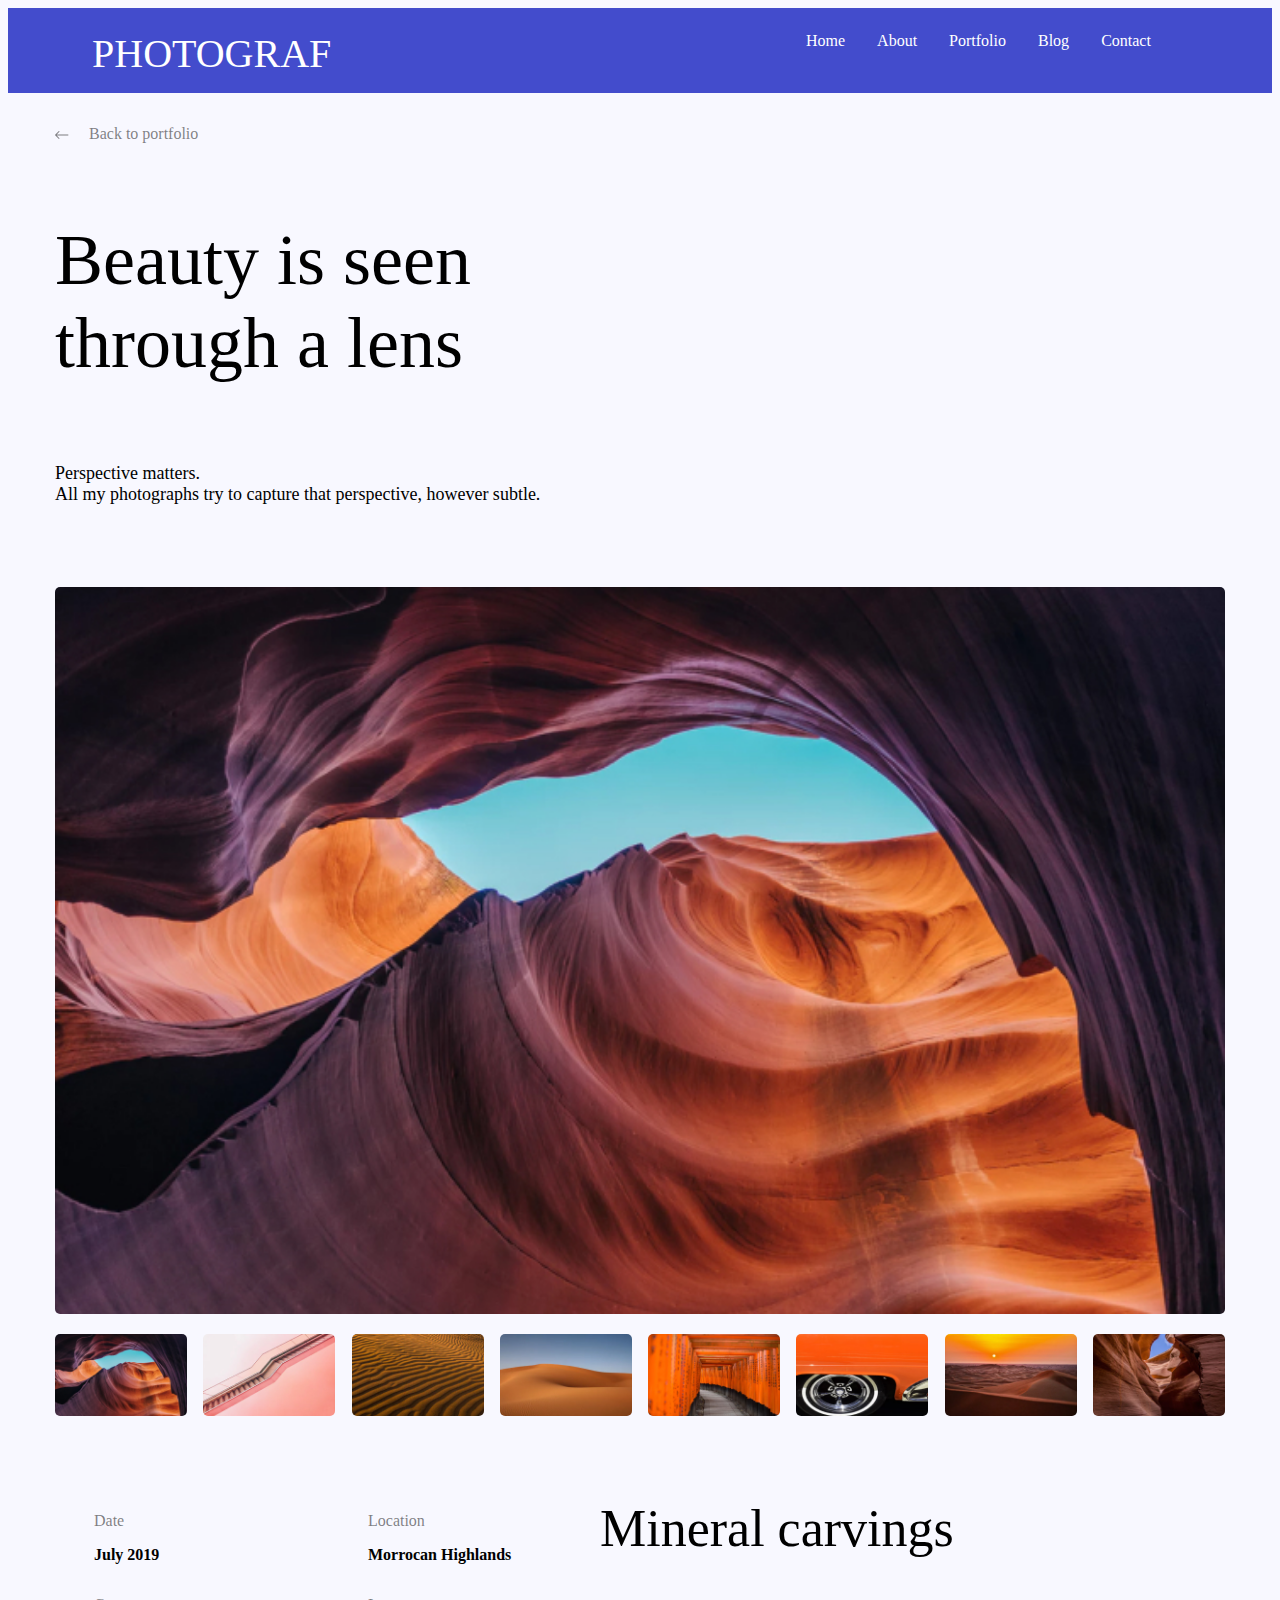
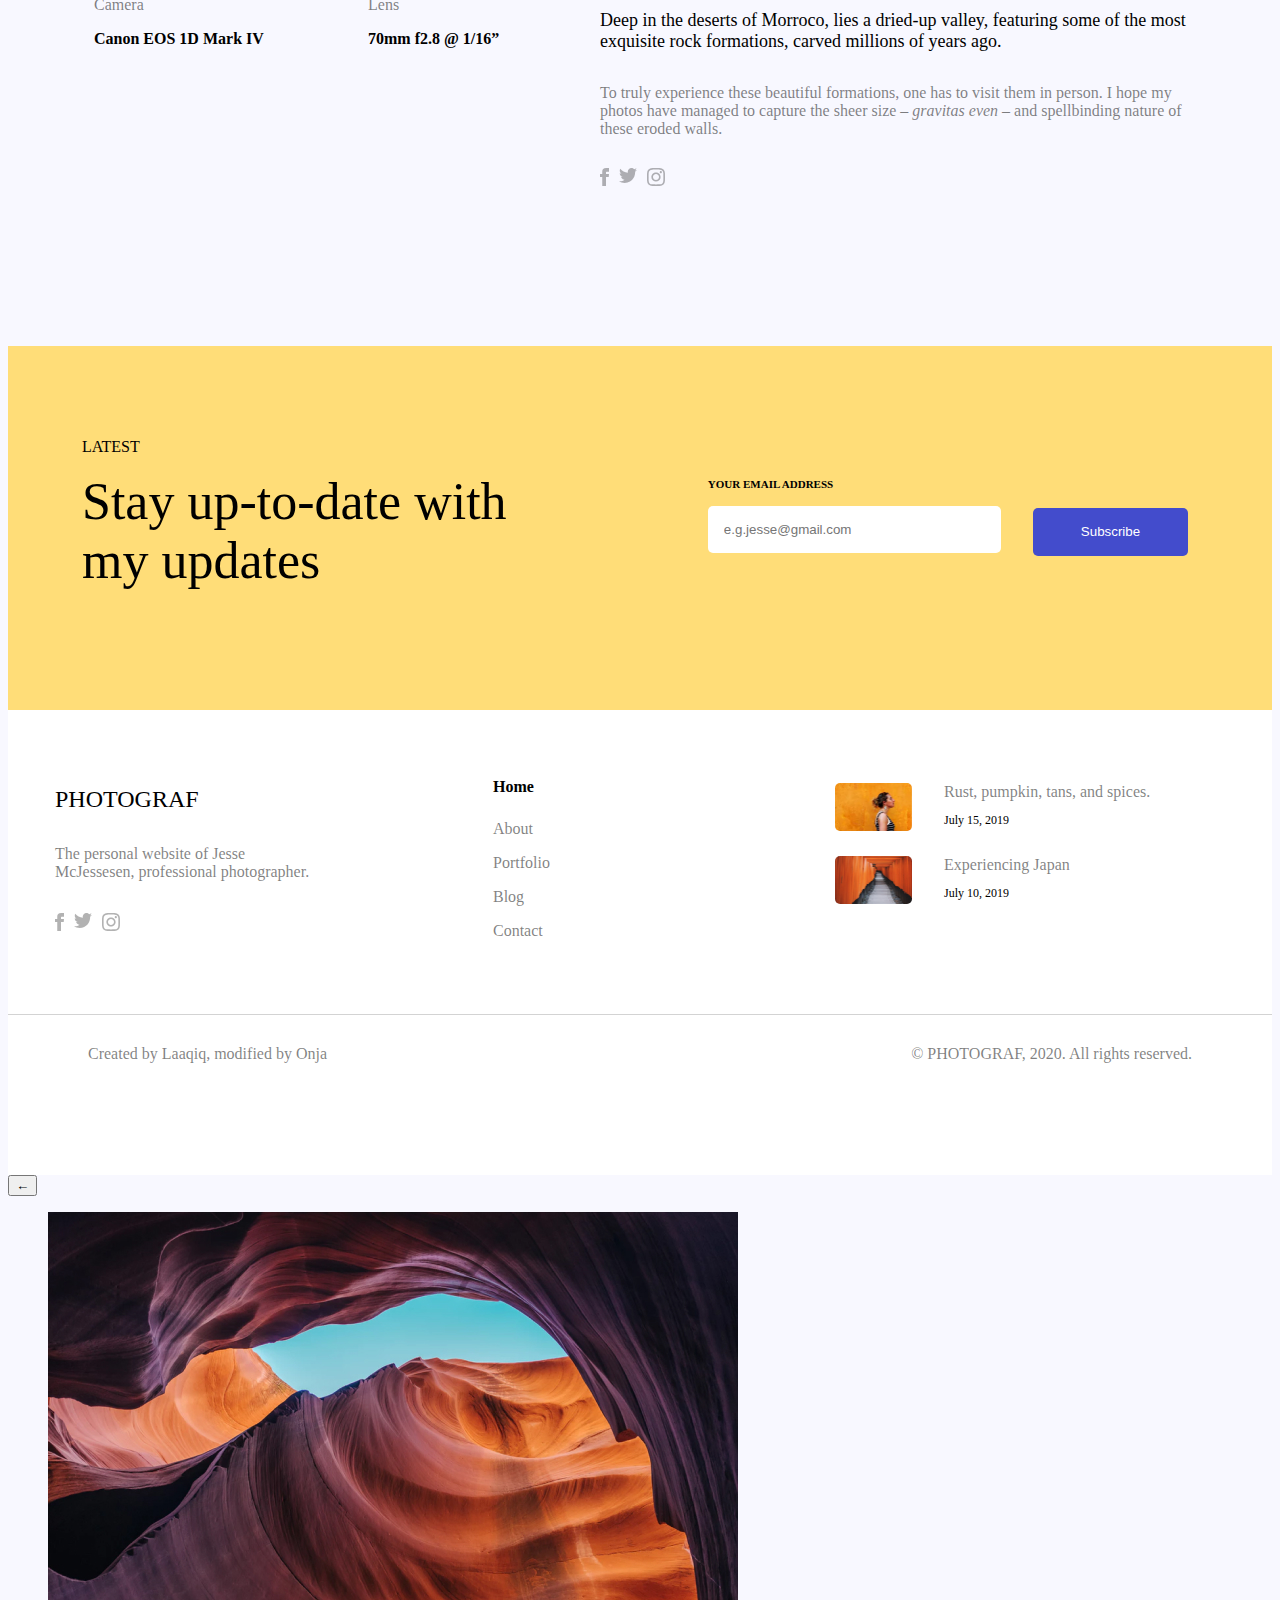
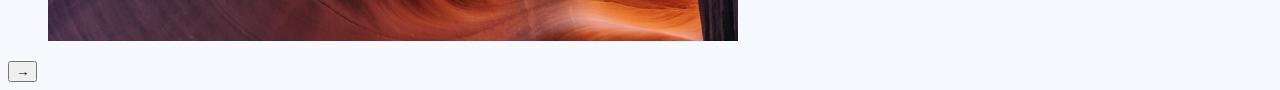
<file: index.html>
<!DOCTYPE html>
<html lang="en">
<head>
  <meta charset="UTF-8">
  <meta name="viewport" content="width=device-width, initial-scale=1.0">
  <title>Front end final</title>
  <link rel="stylesheet" href="./css/index.css">
</head>
<body>
  <input class="masthead__checkbox_input" type="checkbox" id="checkbox_menu">

  <header class="masthead">
    <h1 class="masthead__header">
      Photograf
    </h1>

    <div class="masthead__menu">
      <label class="masthead__label_menu" for="checkbox_menu">Menu</label>
    </div>

  </header>

  <nav class="masthead__navigation">
    <ul class="masthead__navigation_container">
      <li class="masthead__list_item">
        <a class="masthead__link" href="/">Home</a>
      </li>
      <li class="masthead__list_item">
        <a class="masthead__link" href="/about">About</a>
      </li>
      <li class="masthead__list_item">
        <a class="masthead__link" href="/portfolio">Portfolio</a>
      </li>
      <li class="masthead__list_item">
        <a class="masthead__link" href="/blog">Blog</a>
      </li>
      <li class="masthead__list_item">
        <a class="masthead__link" href="/contact">Contact</a>
      </li>
    </ul>
  </nav>

  <main>
    <section class="beauty">
      <header class="beauty__header">
        <h2 class="beauty__heading">
          Beauty is seen through a lens
        </h2>

        <p class="beauty__portfolio_link">
          <a class="beauty__link" href="/">Back to portfolio</a>
        </p>
      </header>

      <div class="beauty__content">
        <p class="beauty__description">
          Perspective matters.<br>
          All my photographs try to capture that perspective, however subtle.
        </p>
      </div>

      <div class="beauty__images_container beauty__gallery">
        <figure class="beauty__figure beauty__figure--rock_carving_md">
          <img 
            class="beauty__image beauty__image--rock_carving_md" 
            src="./images/rock_carvings_md.jpg" 
            alt="Rock carving"
          >
        </figure>
        <figure class="beauty__figure beauty__figure--rock_carving_sm">
          <img 
            class="beauty__image beauty__image--rock_carving_sm" 
            src="./images/rock_carvings_sm.jpg" 
            alt="Canyon small"
          >
        </figure>
        <figure class="beauty__figure beauty__figure--stairs_sm">
          <img 
            class="beauty__image beauty__image--stairs_sm" 
            src="./images/stairs_sm.jpg" 
            alt="Stairs small"
          >
        </figure>
        <figure class="beauty__figure beauty__figure--ripples_sm">
          <img 
            class="beauty__image beauty__image--ripple_sm" 
            src="./images/ripples_sm.jpg" 
            alt="Ripple small"
          >
        </figure>
        <figure class="beauty__figure beauty__figure--dunes_sm">
          <img 
            class="beauty__image beauty__image--dunes_sm" 
            src="./images/dunes_sm.jpg" 
            alt="Sand dunes"
          >
        </figure>
        <figure class="beauty__figure beauty__figure--arches_sm">
          <img 
            class="beauty__image beauty__image--arches_sm" 
            src="./images/arches_sm.jpg" 
            alt="Arches"
          >
        </figure>
        <figure class="beauty__figure beauty__figure--car_sm">
          <img 
            class="beauty__image beauty__image--car_sm" 
            src="./images/car_sm.jpg" 
            alt="Car"
          >
        </figure>
        <figure class="beauty__figure beauty__figure--sunset_sm">
          <img 
            class="beauty__image beauty__image--sunset_sm" 
            src="./images/sunset_sm.jpg" 
            alt="Sunset"
          >
        </figure>
        <figure class="beauty__figure beauty__figure--canyon_sm">
          <img 
            class="beauty__image beauty__image--canyon_sm" 
            src="./images/canyon_sm.jpg" 
            alt="Canyon small"
          >
        </figure>
      </div>

      <nav class="beauty__navigation">
        <ul class="beauty__information_container">
          <li class="beauty__list_item beauty__list_item--date">
            <p class="beauty__date">Date</p>
            <p class="beauty__actual_date">July 2019</p>
          </li>
          <li class="beauty__list_item beauty__list_item--location">
            <p class="beauty__location">Location</p>
            <p class="beauty__country">Morrocan Highlands</p>
          </li>
          <li class="beauty__list_item beauty__list_item--camera">
            <p class="beauty__camera">Camera</p>
            <p class="beauty__photo">Canon EOS
              1D Mark IV</p>
          </li>
          <li class="beauty__list_item beauty__list_item--lens">
            <p class="beauty__lens">Lens</p>
            <p class="beauty__number">70mm f2.8 @ 1/16”</p>
          </li>
        </ul>
      </nav>
    </section>

    <section class="carve">
      <header class="carve__header">
        <h3 class="carve__heading">
          Mineral carvings
        </h3>
      </header>

      <div class="carve__content">
        <p class="carve__information">
          Deep in the deserts of Morroco, lies a dried-up valley, featuring some of the most exquisite rock formations, carved millions of years ago.
        </p>
        <small class="carve__small_text">
          To truly experience these beautiful formations, one has to visit them in person. I hope my photos have managed to capture the sheer size – <i>gravitas even</i> – and spellbinding nature of these eroded walls.
        </small>
      </div>
      
      <nav class="carve__navigation">
        <ul class="carve__navigation_container">
          <li class="carve__list_item carve__list_item--facebook">
            <a class="carve__link carve__link--facebook" href="/facebook">
              <img 
                src="./icons/icon_facebook.svg" 
                alt="Facebook"
              >
            </a>
          </li>
          <li class="carve__list_item carve__list_item--twitter">
            <a class="carve__link carve__link--twitter" href="/twitter">
              <img 
                src="./icons/icon_twitter.svg" 
                alt="Twitter"
              >
            </a>
          </li>
          <li class="carve__list_item carve__list_item--instagram">
            <a class="carve__link carve__link--instagram" href="/instagram">
              <img 
                src="./icons/icon_instagram.svg" 
                alt="instagram"
              >
            </a>
          </li>
        </ul>
      </nav>
    </section>

    <section class="updating">
      <header class="updating__header">
        <div class="container">
          <h3 class="updating__heading">
            Stay up-to-date with my updates
          </h3>
          <p class="updating__category">
            Latest
          </p>
        </div>
      </header>

      <form class="updating__form">
        <div class="form_container">
          <label for="email">Your email address</label>
          <input type="email" id="email" placeholder="e.g.jesse@gmail.com">
        </div>
        <button class="updating__subscribe_bttn">Subscribe</button>
      </form>
    </section>
  </main>
  <footer class="footer">
    <div class="photograf">
      <div class="photograf__container">
        <h4 class="photograf__heading">
          Photograf
        </h4>
        <small class="photograf__information">
          The personal website of Jesse McJessesen, professional photographer.
        </small>

        <nav class="photograf__navigation">
          <ul class="photograf__navigation_container">
            <li class="photograf__list_item photograf__list_item--facebook">
              <a class="photograf__link photograf__link--facebook" href="/facebook">
                <img 
                  src="./icons/icon_facebook.svg" 
                  alt="Facebook"
                >
              </a>
            </li>
            <li class="photograf__list_item photograf__list_item--twitter">
              <a class="photograf__link photograf__link--twitter" href="/twitter">
                <img 
                  src="./icons/icon_twitter.svg" 
                  alt="Twitter"
                >
              </a>
            </li>
            <li class="photograf__list_item photograf__list_item--instagram">
              <a class="photograf__link photograf__link--instagram" href="/instagram">
                <img 
                  src="./icons/icon_instagram.svg" 
                  alt="instagram"
                >
              </a>
            </li>
          </ul>
        <nav>
      </div>

      <nav class="photograf__navigation_links">
        <ul class="photograf__links_navigation">
          <li class="photograf__links_list photograf__links_list--home">
            <a class="photograf__link photograf__link--home" href="/">Home</a>
          </li>
          <li class="photograf__links_list photograf__links_list--about">
            <a class="photograf__link photograf__link--about" href="/about">About</a>
          </li>
          <li class="photograf__links_list photograf__links_list--portfolio">
            <a class="photograf__link" href="portfolio">Portfolio</a>
          </li>
          <li class="photograf__links_list photograf__links_list--blog">
            <a class="photograf__link photograf__link--blog" href="/blog">Blog</a>
          </li>
          <li class="photograf__links_list photograf__links_list--contact">
            <a class="photograf__link photograf__link--contact" href="/contact">Contact</a>
          </li>
        </ul>
      </nav>

      <nav class="photograf__navigation_dates">
        <ul class="photograf__date_navigation">
          <li class="photograf__date_list photograf__date_list--taste">
            <div class="photograf__image_container">
              <img 
                class="woman" 
                src="./images/woman_xs.jpg" 
                alt="Woman"
              >
            </div>
            <div class="photograf__content">
              <small class="photograf__taste_description">
                Rust, pumpkin, tans, and spices.
              </small>

              <p class="photograf__date">
                July 15, 2019
              </p>
            </div>
          </li>
          <li class="photograf__date_list photograf__date_list--place">
            <div class="photograf__image_container">
              <img 
                class="passage" 
                src="./images/passage_xs.jpg" 
                alt="Passage"
              >
            </div>
            <div class="photograf__content">
              <small class="photograf__experience_place">
                Experiencing Japan
              </small>

              <p class="photograf__date">
                July 10, 2019
              </p>
            </div>
          </li>
        </ul>
      </nav>
    </div>


    <div class="photograf__copyright">
      <p class="photograf__writer">
        Created by Laaqiq, modified by Onja
      </p>
      <p class="photograf__reliesed_year">
        © PHOTOGRAF, 2020. All rights reserved.
      </p>
    </div>

  </footer>

  <div class="outer_modal">
    <div class="inner_modal">
      <button aria-label="Previous Photo" class="previous">←</button>
      <figure>
        <img src="./webroot/images/rock_carvings_md.jpg">
      </figure>
      <button class="next" aria-label="Next Photo">→</button>
    </div>
  </div>

</body>
</html>
</file>
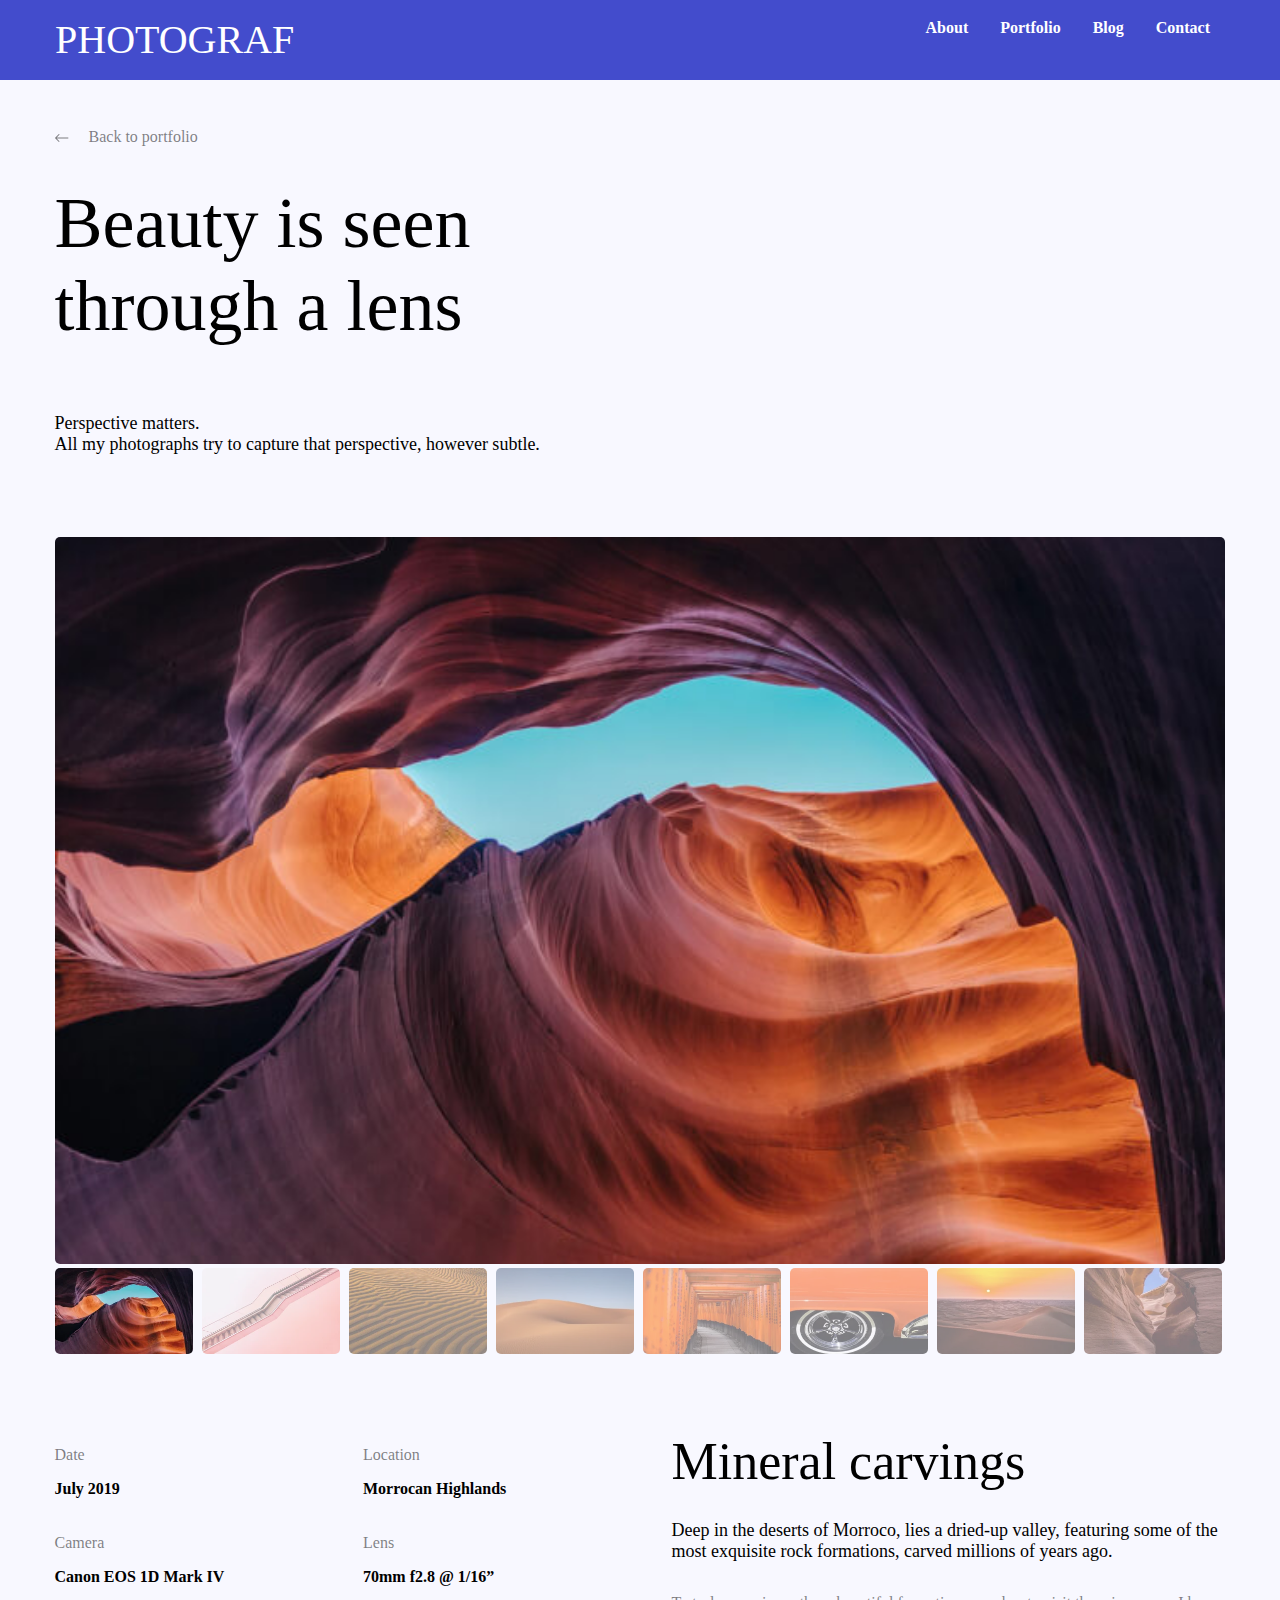
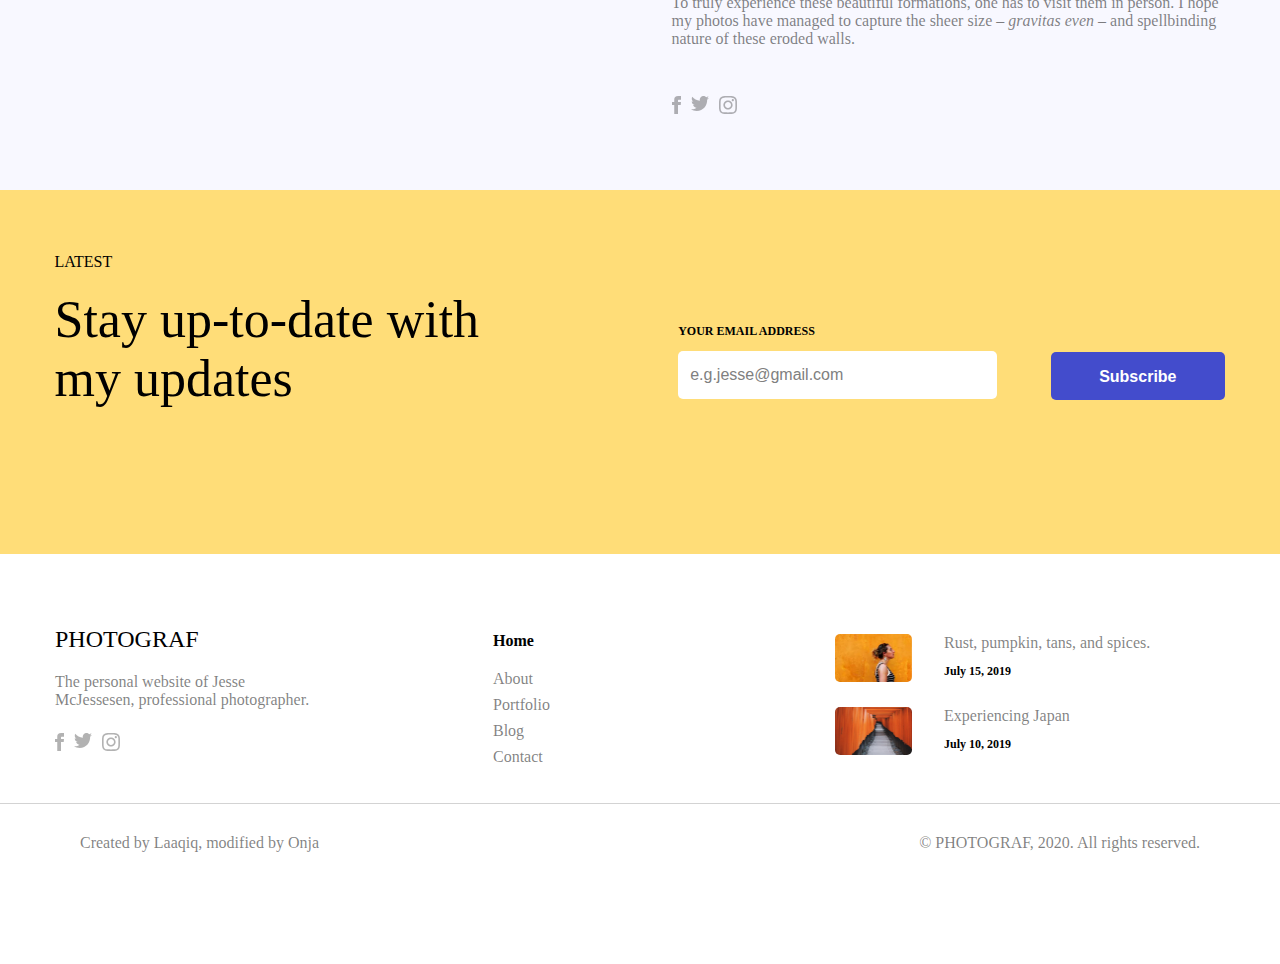
<file: webroot/index.html>
<!DOCTYPE html>
<html lang="en">
<head>
  <meta charset="UTF-8">
  <meta name="viewport" content="width=device-width, initial-scale=1.0">
  <title>Front end final</title>
  <link rel="stylesheet" href="./css/index.css">
</head>
<body>
  <input class="masthead__checkbox_input" type="checkbox" id="checkbox_menu">

    <article class="masthead__container">
      <div class="masthead__content">
        <header class="masthead">
          <h1 class="masthead__header">
            Photograf
          </h1>
          <div class="masthead__menu">
            <label class="masthead__label_menu" for="checkbox_menu">Menu</label>
          </div>
        </header>
      
        <div class="modal">
          <div class="modal_box">
            <img class="close-button" src="./icons/close-24px.svg" />
            <nav class="masthead__navigation">
              <ul class="masthead__navigation_container">
                <li class="masthead__list_item">
                  <a class="masthead__link" href="/about">About</a>
                </li>
                <li class="masthead__list_item">
                  <a class="masthead__link" href="/portfolio">Portfolio</a>
                </li>
                <li class="masthead__list_item">
                  <a class="masthead__link" href="/blog">Blog</a>
                </li>
                <li class="masthead__list_item">
                  <a class="masthead__link" href="/contact">Contact</a>
                </li>
              </ul>
            </nav>
          </div>
        </div>
      </div>
    </article>

  <main>
    <section class="beauty">
      <header class="beauty__header">
        <h2 class="beauty__heading">
          Beauty is seen through a lens
        </h2>

        <p class="beauty__portfolio_link">
          <a class="beauty__link" href="/">Back to portfolio</a>
        </p>
      </header>

      <div class="beauty__content">
        <p class="beauty__description">
          Perspective matters.<br>
          All my photographs try to capture that perspective, however subtle.
        </p>
      </div>

      <div class="beauty__images_container">
        <figure id="previous_image" class="beauty__figure beauty__figure--rock_carving_md">
          <img 
            class="beauty__image--rock_carving_md" 
            src="./images/rock_carvings_compressed_md.jpg" 
            alt="Rock carving"
          >
        </figure>
        <nav class="beauty__images_navigation">
          <ul class="beauty__images_navigation_container">
            <li class="beauty__images_navigation_list-item">
              <a class="images__link" href="./images/rock_carvings_compressed_md.jpg">
                <picture>
                  <source type="image/webp" srcset="./images/rock_carvings_sm.webp">
                    <img class="beauty__image active beauty__image--rock_carving_sm" src="./images/rock_carvings_sm.jpg" alt="Rock carving">
                  </source>
                </picture>
              </a>
            </li>
            <li class="beauty__images_navigation_list-item">
              <a class="images__link" href="./images/stairs_compressed-md.jpg">
                <picture>
                  <source type="image/webp" srcset="./images/stairs_sm.webp">
                    <img class="beauty__image beauty__image--stairs_sm" src="./images/stairs_sm.jpg" alt="Stairs">
                  </source>
                </picture>
              </a>
            </li>
            <li class="beauty__images_navigation_list-item">
              <a class="images__link" href="./images/ripples_compressed_md.jpg">
                <picture>
                  <source type="image/webp" srcset="./images/ripples_sm.webp">
                    <img class="beauty__image beauty__image--ripple_sm" src="./images/ripples_sm.jpg" alt="Ripple">
                  </source>
                </picture>
              </a>
            </li>
            <li class="beauty__images_navigation_list-item">
              <a class="images__link" href="./images/dunes_compressed_md.jpg">
                <picture>
                  <source type="image/webp" srcset="./images/dunes_sm.webp">
                    <img class="beauty__image beauty__image--dunes_sm" src="./images/dunes_sm.jpg" alt="Dunes">
                  </source>
                </picture>
              </a>
            </li>
            <li class="beauty__images_navigation_list-item">
              <a class="images__link" href="./images/arches_compressed_md.jpg">
                <picture>
                  <source type="image/webp" srcset="./images/arches_sm.webp">
                    <img class="beauty__image beauty__image--arches_sm" src="./images/arches_sm.jpg" alt="Arches">
                  </source>
                </picture>
              </a>
            </li>
            <li class="beauty__images_navigation_list-item">
              <a class="images__link" href="./images/car_compressed_md.jpg">
                <picture>
                  <source type="image/webp" srcset="./images/car_sm.webp">
                    <img class="beauty__image beauty__image--car_sm" src="./images/car_sm.jpg" alt="Cars">
                  </source>
                </picture>
              </a>
            </li>
            <li class="beauty__images_navigation_list-item">
              <a class="images__link" href="./images/sunset_compressed_md.jpg">
                <picture>
                  <source type="image/webp" srcset="./images/sunset_sm.webp">
                    <img class="beauty__image beauty__image--sunset_sm" src="./images/sunset_sm.jpg" alt="Sunset">
                  </source>
                </picture>
              </a>
            </li>
            <li class="beauty__images_navigation_list-item">
              <a class="images__link" href="./images/canyon_compressed_md.jpg">
                <picture>
                  <source type="image/webp" srcset="./images/canyon_sm.webp">
                    <img class="beauty__image beauty__image--canyon_sm" src="./images/canyon_sm.jpg" alt="Canyon"> 
                  </source>
                </picture>
              </a>
            </li>
          </ul>
        </nav>
      </div>

      <nav class="beauty__navigation">
        <ul class="beauty__information_container">
          <li class="beauty__list_item beauty__list_item--date">
            <p class="beauty__date">Date</p>
            <p class="beauty__actual_date">July 2019</p>
          </li>
          <li class="beauty__list_item beauty__list_item--location">
            <p class="beauty__location">Location</p>
            <p class="beauty__country">Morrocan Highlands</p>
          </li>
          <li class="beauty__list_item beauty__list_item--camera">
            <p class="beauty__camera">Camera</p>
            <p class="beauty__photo">Canon EOS
              1D Mark IV</p>
          </li>
          <li class="beauty__list_item beauty__list_item--lens">
            <p class="beauty__lens">Lens</p>
            <p class="beauty__number">70mm f2.8 @ 1/16”</p>
          </li>
        </ul>

        <div class="carve">
          <header class="carve__header">
            <h3 class="carve__heading">
              Mineral carvings
            </h3>
          </header>
    
          <div class="carve__content">
            <p class="carve__information">
              Deep in the deserts of Morroco, lies a dried-up valley, featuring some of the most exquisite rock formations, carved millions of years ago.
            </p>
            <small class="carve__small_text">
              To truly experience these beautiful formations, one has to visit them in person. I hope my photos have managed to capture the sheer size – <i>gravitas even</i> – and spellbinding nature of these eroded walls.
            </small>
          </div>
          
          <nav class="carve__navigation">
            <ul class="carve__navigation_container">
              <li class="carve__list_item carve__list_item--facebook">
                <a class="carve__link carve__link--facebook" href="/facebook">
                  <img 
                    src="./icons/icon_facebook.svg" 
                    alt="Facebook"
                  >
                </a>
              </li>
              <li class="carve__list_item carve__list_item--twitter">
                <a class="carve__link carve__link--twitter" href="/twitter">
                  <img 
                    src="./icons/icon_twitter.svg" 
                    alt="Twitter"
                  >
                </a>
              </li>
              <li class="carve__list_item carve__list_item--instagram">
                <a class="carve__link carve__link--instagram" href="/instagram">
                  <img 
                    src="./icons/icon_instagram.svg" 
                    alt="instagram"
                  >
                </a>
              </li>
            </ul>
          </nav>
        </div>
      </nav>
    </section>

    <section class="updating">
      <article class="updating__container">
        <header class="updating__header">
          <div class="container">
            <h3 class="updating__heading">
              Stay up-to-date with my updates
            </h3>
            <p class="updating__category">
              Latest
            </p>
          </div>
        </header>
  
        <form class="updating__form">
          <div class="form_container">
            <label for="email">Your email address</label>
            <input type="email" id="email" placeholder="e.g.jesse@gmail.com">
          </div>
          <button class="updating__subscribe_bttn">Subscribe</button>
        </form>
      </article>
    </section>
  </main>
  <footer class="footer">
    <div class="photograf">
      <div class="photograf__container">
        <h4 class="photograf__heading">
          Photograf
        </h4>
        <small class="photograf__information">
          The personal website of Jesse McJessesen, professional photographer.
        </small>

        <nav class="photograf__navigation">
          <ul class="photograf__navigation_container">
            <li class="photograf__list_item photograf__list_item--facebook">
              <a class="photograf__link photograf__link--facebook" href="/facebook">
                <img 
                  src="./icons/icon_facebook.svg" 
                  alt="Facebook"
                >
              </a>
            </li>
            <li class="photograf__list_item photograf__list_item--twitter">
              <a class="photograf__link photograf__link--twitter" href="/twitter">
                <img 
                  src="./icons/icon_twitter.svg" 
                  alt="Twitter"
                >
              </a>
            </li>
            <li class="photograf__list_item photograf__list_item--instagram">
              <a class="photograf__link photograf__link--instagram" href="/instagram">
                <img 
                  src="./icons/icon_instagram.svg" 
                  alt="instagram"
                >
              </a>
            </li>
          </ul>
        <nav>
      </div>

      <nav class="photograf__navigation_links">
        <ul class="photograf__links_navigation">
          <li class="photograf__links_list photograf__links_list--home">
            <a class="photograf__link photograf__link--home" href="/">Home</a>
          </li>
          <li class="photograf__links_list photograf__links_list--about">
            <a class="photograf__link photograf__link--about" href="/about">About</a>
          </li>
          <li class="photograf__links_list photograf__links_list--portfolio">
            <a class="photograf__link" href="portfolio">Portfolio</a>
          </li>
          <li class="photograf__links_list photograf__links_list--blog">
            <a class="photograf__link photograf__link--blog" href="/blog">Blog</a>
          </li>
          <li class="photograf__links_list photograf__links_list--contact">
            <a class="photograf__link photograf__link--contact" href="/contact">Contact</a>
          </li>
        </ul>
      </nav>

      <nav class="photograf__navigation_dates">
        <ul class="photograf__date_navigation">
          <li class="photograf__date_list photograf__date_list--taste">
            <div class="photograf__image_container">
              <img 
                class="woman" 
                src="./images/woman_xs.jpg" 
                alt="Woman"
              >
            </div>
            <div class="photograf__content">
              <small class="photograf__taste_description">
                Rust, pumpkin, tans, and spices.
              </small>

              <p class="photograf__date">
                July 15, 2019
              </p>
            </div>
          </li>
          <li class="photograf__date_list photograf__date_list--place">
            <div class="photograf__image_container">
              <img 
                class="passage" 
                src="./images/passage_xs.jpg" 
                alt="Passage"
              >
            </div>
            <div class="photograf__content">
              <small class="photograf__experience_place">
                Experiencing Japan
              </small>

              <p class="photograf__date">
                July 10, 2019
              </p>
            </div>
          </li>
        </ul>
      </nav>
    </div>


    <div class="photograf__copyright">
      <p class="photograf__writer">
        Created by Laaqiq, modified by Onja
      </p>
      <p class="photograf__reliesed_year">
        © PHOTOGRAF, 2020. All rights reserved.
      </p>
    </div>

  </footer>

  <script>
    const previousImage = document.getElementById('previous_image');

    const handleClick = (e) => {
      const imageLink = e.target.closest('.images__link');
      if (imageLink) {
        e.preventDefault();
        previousImage.querySelector('img').src = imageLink.href
      }
    }

    const images = document.querySelectorAll('.beauty__image');
    Array.from(images).forEach(item => {
      item.addEventListener("click", () => {
        let selected = document.getElementsByClassName("active");
        selected[0].className = selected[0].className.replace(" active", "");
        item.className += " active"
      })
    })

    let modal = document.querySelector(".modal");
        let show = document.querySelector(".masthead__label_menu");
        let closeButton = document.querySelector(".close-button");

        function toggleModal() {
            modal.classList.toggle("masthead__label_menu");
        }

        function windowOnClick(event) {
            if (event.target === modal) {
                toggleModal();
            }
        }

        show.addEventListener("click", toggleModal);
        closeButton.addEventListener("click", toggleModal);
        window.addEventListener("click", windowOnClick);

    window.addEventListener('click', handleClick);
  </script>
</body>
</html>
</file>
<file: css/index.css>
@font-face {
  font-family: "DM Serif Display";
  src: local("DM Serif Display");
  font-style: normal;
  font-weight: 400; }

@font-face {
  font-family: "DM Sans";
  src: local("DM Sans");
  font-style: normal;
  font-weight: 400; }

@font-face {
  font-family: "DM Sans Bold";
  src: local("DM Sans");
  font-style: normal;
  font-weight: 700; }

html {
  background-color: ghostwhite;
  font-family: "DM Sans";
  font-size: 16px; }

h1,
h2,
h3,
h4,
h5,
h6 {
  font-family: "DM Serif Display";
  font-weight: normal; }

h2 {
  font-size: 54px; }

h3 {
  font-size: 40px; }

ul {
  list-style: none;
  padding: 0; }

small {
  font-size: 16px; }

footer {
  background-color: white; }

a {
  text-decoration: none; }

a:hover {
  color: #434ccc; }

@media (min-width: 768px) {
  section > * {
    max-width: 1170px;
    margin-inline-start: auto;
    margin-inline-end: auto; }
  h1 {
    font-size: 40px; }
  h2 {
    font-size: 72px; }
  h3 {
    font-size: 52px; }
  h4 {
    font-size: 24px; } }

.masthead {
  display: flex;
  flex-direction: row;
  justify-content: space-between;
  background-color: #434ccc;
  padding-inline: 14px;
  padding-block-start: 32px;
  padding-block-end: 16px; }

.masthead__header {
  margin: 0;
  text-transform: uppercase;
  color: #ffffff;
  margin-block-start: -10px; }

.masthead__label_menu {
  color: transparent;
  margin-inline-end: -48px; }

.masthead__label_menu::before {
  content: url("../icons/icon_menu.svg");
  margin-inline-end: 16px; }

.masthead__navigation {
  position: absolute;
  top: 0;
  bottom: 0;
  left: -250px;
  width: 200px;
  z-index: 1; }

.masthead__list_item {
  margin-block-start: 16px;
  margin-inline-start: 32px; }

.masthead__link {
  text-decoration: none;
  color: gray; }

[type="checkbox"] {
  display: none; }

[type="checkbox"]:checked ~ .masthead__navigation {
  position: absolute;
  top: 8px;
  bottom: 0;
  left: 0;
  width: 200px;
  z-index: 1;
  background-color: skyblue;
  transform: translateX(0); }

@media (min-width: 768px) {
  .masthead > * {
    max-width: 1170px;
    margin-inline-start: auto;
    margin-inline-end: auto; }
  .masthead__header {
    margin-inline-start: 70px; }
  .masthead__label_menu::before {
    display: none; }
  .masthead__navigation_container {
    display: flex;
    flex-direction: row;
    justify-content: space-between;
    margin-inline-start: 80vw; }
  .masthead__link {
    color: white; } }

.beauty {
  padding: 16px; }

.beauty__header {
  display: flex;
  flex-direction: column-reverse; }

.beauty__portfolio_link::before {
  content: url("../icons/icon_arrow_left.svg");
  margin-inline-end: 16px; }

.beauty__link {
  text-decoration: none;
  color: rgba(0, 0, 0, 0.5); }

.beauty__description {
  font-size: 18px; }

.beauty__content {
  margin-block-end: 82px; }

.beauty__figure {
  margin: 0; }

.beauty__image {
  max-width: 100%;
  border-radius: 5px; }

.beauty__images_container {
  display: grid;
  grid-template-columns: repeat(5, 1fr);
  grid-column-gap: 16px;
  column-gap: 16px;
  grid-row-gap: 16px;
  row-gap: 16px; }

.beauty__image--ripples_half {
  height: 100px; }

.beauty__figure--rock_carving_md {
  grid-row: 1 / 2;
  grid-column: 1 / 6; }

.beauty__figure--rock_carving_sm {
  grid-row: 2 / 3;
  grid-column: 1 / 3; }

.beauty__figure--stairs_sm {
  grid-row: 2 / 3;
  grid-column: 3 / 5; }

.beauty__figure--ripples_sm {
  grid-row: 2 / 3;
  grid-column: 5 / 6;
  width: 230%; }

.beauty__image--dunes_sm,
.beauty__image--arches_sm,
.beauty__image--car_sm,
.beauty__image--sunset_sm,
.beauty__image--canyon_sm {
  display: none; }

.beauty__navigation {
  margin-block-start: 76px; }

.beauty__information_container {
  display: grid;
  grid-template-columns: repeat(2, 1fr);
  grid-column-gap: 48px;
  column-gap: 48px; }

.beauty__list_item p:nth-of-type(1) {
  color: rgba(0, 0, 0, 0.5); }

.beauty__list_item--date {
  grid-row: 1 / 2;
  grid-column: 1 / 2; }

.beauty__list_item--location {
  grid-row: 1 / 2;
  grid-column: 2 / 3; }

.beauty__list_item--camera {
  grid-row: 2 / 3;
  grid-column: 1 / 2; }

.beauty__list_item--lens {
  grid-row: 2 / 3;
  grid-column: 2 / 3; }

.beauty__actual_date,
.beauty__country,
.beauty__photo,
.beauty__number {
  font-weight: 700; }

@media (min-width: 768px) {
  .beauty__heading {
    max-width: 500px; }
  .beauty__image--rock_carving_md {
    width: 100%; }
  .beauty__image--dunes_sm,
  .beauty__image--arches_sm,
  .beauty__image--car_sm,
  .beauty__image--sunset_sm,
  .beauty__image--canyon_sm {
    display: block; }
  .beauty__images_container {
    display: grid;
    grid-template-columns: repeat(8, 1fr); }
  .beauty__figure--rock_carving_md {
    grid-row: 1 / 2;
    grid-column: 1 / 9; }
  .beauty__figure--rock_carving_sm {
    grid-row: 2 / 3;
    grid-column: 1 / 2; }
  .beauty__figure--stairs_sm {
    grid-row: 2 / 3;
    grid-column: 2 / 3; }
  .beauty__figure--ripples_sm {
    grid-row: 2 / 3;
    grid-column: 3 / 4;
    width: auto; }
  .beauty__figure--dunes_sm {
    grid-row: 2 / 3;
    grid-column: 4 / 5; }
  .beauty__figure--arches_sm {
    grid-row: 2 / 3;
    grid-column: 5 / 6; }
  .beauty__figure--car_sm {
    grid-row: 2 / 3;
    grid-column: 6 / 7; }
  .beauty__figure--sunset_sm {
    grid-row: 2 / 3;
    grid-column: 7 / 8; }
  .beauty__figure--canyon_sm {
    grid-row: 2 / 3;
    grid-column: 8 / 9; }
  .beauty__navigation {
    max-width: 500px;
    margin-inline-start: 70px; } }

.carve {
  padding: 16px; }

.carve__information {
  margin-block-start: 0;
  margin-block-end: 32px;
  font-size: 18px; }

.carve__small_text {
  font-size: 16px;
  color: rgba(0, 0, 0, 0.5); }

.carve__navigation_container {
  margin-block-start: 30px;
  display: flex;
  margin-block-end: 80px; }

.carve__list_item:not(:nth-of-type(1)) {
  margin-inline-start: 10px; }

@media (max-width: 800px) {
  .carve {
    margin: 0; } }

@media (min-width: 768px) {
  .carve {
    margin-inline-start: 45vw;
    margin-inline-end: 70px;
    margin-block-start: -265px;
    margin-block-end: 60px; } }

.updating {
  background-color: #FFDD78;
  padding: 16px; }

.container {
  display: flex;
  flex-direction: column-reverse; }

.updating__heading {
  margin-block-start: 0; }

.updating__category {
  margin-block-start: 47px;
  text-transform: uppercase; }

.form_container {
  display: flex;
  flex-direction: column; }

label {
  text-transform: uppercase;
  font-size: 11px;
  font-weight: bold; }

#email {
  margin-block-start: 16px;
  padding: 12px;
  border-radius: 5px;
  border: none; }

#email:focus {
  background-color: powderblue; }

.updating__subscribe_bttn {
  margin-block-start: 16px;
  padding-inline: 48px;
  padding-block: 16px;
  border-radius: 5px;
  color: white;
  background-color: #434ccc;
  border: none;
  margin-block-end: 38px; }

.updating__subscribe_bttn:hover {
  transform: scale(1.1);
  border: 1px solid white;
  box-shadow: 2px 2px 2px tomato; }

@media screen and (min-width: 768px), (max-width: 1000px) {
  .updating__subscribe_bttn {
    height: 48px;
    margin-block-start: 80px; } }

@media (min-width: 768px) {
  .updating {
    display: grid;
    grid-template-columns: repeat(2, 1fr); }
  .updating__header {
    max-width: 500px;
    margin-block-start: 29px; }
  .updating__form {
    display: flex;
    margin-block-start: 116px;
    margin-block-end: 100px; }
  #email {
    padding: 16px;
    padding-inline-end: 100px; }
  .updating__subscribe_bttn {
    margin-inline-start: 32px;
    margin-block-start: 30px; } }

.photograf {
  padding: 16px; }

.photograf__heading {
  font-size: 24px;
  text-transform: uppercase;
  margin-block-start: 60px; }

.photograf__information {
  color: rgba(0, 0, 0, 0.5); }

.photograf__navigation_container {
  display: flex; }

.photograf__list_item {
  margin-block-start: 16px; }

.photograf__list_item:not(.photograf__list_item--facebook) {
  margin-inline-start: 10px; }

.photograf__links_navigation {
  margin-block-start: 62px; }

.photograf__links_list:not(.photograf__links_list--about) {
  margin-block-start: 16px; }

.photograf__links_list--about {
  margin-block-start: 24px; }

.photograf__link {
  color: rgba(0, 0, 0, 0.5); }

.photograf__link--home {
  color: black;
  font-weight: bold; }

.photograf__date_navigation {
  margin-block-start: 77px; }

.photograf__date_list {
  display: flex;
  flex-direction: row; }

.woman,
.passage {
  max-width: 77px;
  max-height: 48px;
  border-radius: 5px; }

.photograf__content {
  margin-inline-start: 32px; }

.photograf__taste_description,
.photograf__experience_place {
  color: rgba(0, 0, 0, 0.5); }

.photograf__date_list--place {
  margin-block-start: 16px;
  margin-block-end: 53px; }

.photograf__date {
  font-family: "DM Sans Bold";
  font-size: 12px; }

.photograf__copyright {
  margin-block-start: 32px;
  color: rgba(0, 0, 0, 0.5);
  border-top: 1px solid lightgray;
  padding: 16px; }

@media (min-width: 768px) {
  .footer > * {
    max-width: 1170px;
    margin-inline-start: auto;
    margin-inline-end: auto; }
  .photograf {
    display: grid;
    grid-template-columns: repeat(3, 1fr); }
  .photograf__container {
    max-width: 256px; }
  .photograf__links_navigation {
    margin-inline-start: 48px; }
  .photograf__links_list:nth-of-type(1) {
    margin-block-start: -10px; }
  .photograf__date_list--taste {
    margin-block-start: -20px; }
  .photograf__copyright {
    display: flex;
    justify-content: space-between;
    padding: 80px; }
  .photograf__writer,
  .photograf__reliesed_year {
    margin-block-start: -50px; } }
</file>
<file: webroot/css/index.css>
@font-face {
  font-family: "DM Serif Display";
  src: local("DM Serif Display");
  font-style: normal;
  font-weight: 400; }

@font-face {
  font-family: "DM Sans";
  src: local("DM Sans");
  font-style: normal;
  font-weight: 400; }

html {
  background-color: ghostwhite;
  font-family: "DM Sans";
  font-size: 16px; }

body {
  font-size: 16px;
  margin: 0; }

h1,
h2,
h3,
h4,
h5,
h6 {
  font-family: "DM Serif Display";
  font-weight: normal;
  margin: 0; }

h2 {
  font-size: 52px; }

h3 {
  font-size: 40px; }

ul {
  list-style: none;
  padding: 0; }

small {
  font-size: 16px; }

footer {
  background-color: white; }

a {
  text-decoration: none; }

a:hover {
  color: purple; }

@media (min-width: 900px) {
  section > * {
    max-width: 1170px;
    margin-inline-start: auto;
    margin-inline-end: auto; }
  h1 {
    font-size: 40px; }
  h2 {
    font-size: 72px; }
  h3 {
    font-size: 52px; }
  h4 {
    font-size: calc($gap / 2); } }

@media (max-width: 900px) {
  .masthead {
    padding: 16px;
    display: contents;
    margin: 0; }
  .masthead__container {
    margin: 0;
    display: block;
    padding-block: 0;
    margin: 16px; }
  .masthead__header {
    padding-inline-start: 14px;
    margin-block-start: 6px;
    margin-block-end: -10px; }
  .masthead__menu {
    margin-block-start: 24px;
    margin-inline-end: 32px;
    margin-block-end: -2px; }
  .masthead__label_menu {
    cursor: pointer;
    color: transparent;
    margin-inline-end: -48px; }
  .masthead__label_menu::before {
    content: url("../icons/icon-hamburger.svg"); }
  .masthead__navigation_container {
    display: block; }
  .masthead__navigation {
    margin-block-start: 134px;
    padding: 48px;
    background-color: lightgray;
    text-align: center;
    max-width: 250px;
    border-radius: 5px;
    margin-inline-start: auto;
    margin-inline-end: auto; }
  .masthead__navigation_container {
    display: flex;
    flex-direction: column; }
  .masthead__list_item {
    margin-block-start: 16px; }
  .masthead__list_item:not(:nth-child(1)) {
    margin-inline-start: 0; }
  .masthead__link {
    line-height: 24px; }
  input[type="checkbox"] {
    display: none; }
  .masthead__bttn {
    display: none; }
  .modal {
    position: fixed;
    left: 0;
    top: 0;
    width: 100%;
    height: 100%;
    background-color: rgba(0, 0, 0, 0.3);
    opacity: 0;
    visibility: hidden; }
  .modal.masthead__label_menu::before {
    content: ' '; }
  .modal-box {
    position: absolute;
    top: 50%;
    left: 50%;
    transform: translate(-50%, -50%);
    padding: 1rem 1.5rem;
    width: 24rem;
    border-radius: 0.5rem; }
  .close-button {
    float: right;
    width: 32px;
    line-height: 1.5rem;
    text-align: center;
    cursor: pointer;
    border-radius: 0.25rem;
    margin-block-start: -110px;
    margin-inline-end: 16px; }
  .masthead__label_menu {
    opacity: 1;
    visibility: visible;
    transform: scale(1); } }

@media (max-width: 1170px) and (min-width: 900px) {
  .masthead {
    padding-inline-start: 14px;
    padding-inline-end: -15px; } }

input[type="checkbox"] {
  display: none; }

.masthead__container {
  background-color: #434CCC;
  color: white;
  margin: 0; }

.masthead__content {
  max-width: 1170px;
  margin-inline-start: auto;
  margin-inline-end: auto;
  display: flex;
  flex-direction: row;
  justify-content: space-between; }

.masthead__header {
  text-transform: uppercase;
  line-height: 48px;
  padding-block: 16px; }

.masthead__link {
  color: white;
  font-weight: 700;
  line-height: 24px; }

.masthead__bttn_container {
  margin-block-start: 8px; }

@media (min-width: 900px) {
  .masthead__menu {
    display: none; }
  .masthead__navigation_container {
    display: flex;
    flex-direction: row;
    justify-content: space-between;
    margin-block-start: 16px; }
  .masthead__list_item:not(:nth-child(1)) {
    margin-inline-start: 32px; }
  .close-button {
    display: none; } }

@media (min-width: 767px) {
  .masthead__navigation_container {
    transform: translateX(-15px); } }

.beauty {
  padding: 16px;
  padding-inline-start: 14px;
  padding-inline-end: 15px; }

.beauty__header {
  display: flex;
  flex-direction: column-reverse; }

.beauty__heading {
  margin: 0; }

.beauty__portfolio_link::before {
  content: url("../icons/icon_arrow_left.svg");
  margin-inline-end: 16px; }

.beauty__portfolio_link {
  margin-block-end: 61px;
  margin-block-start: 12px; }

.beauty__link {
  text-decoration: none;
  color: rgba(0, 0, 0, 0.5); }

.beauty__description {
  font-size: 18px; }

.beauty__content {
  margin-block-start: 65px;
  margin-block-end: 82px; }

.beauty__figure {
  margin: 0; }

.beauty__image--rock_carving_md {
  border-radius: 5px;
  width: 100%; }

.beauty__image {
  width: 138px;
  border-radius: 5px; }

.beauty__image {
  opacity: 0.5; }

.active {
  opacity: 1; }

.beauty__images_navigation_container {
  display: flex;
  flex-direction: row;
  overflow-x: auto;
  margin: 0; }

.beauty__images_navigation_container::-webkit-scrollbar {
  display: none; }

.beauty__images_navigation_list-item:not(:nth-child(1)) {
  margin-inline-start: 9px; }

.beauty__image--ripples_half {
  height: 100px; }

.beauty__navigation {
  margin-block-start: 68px; }

.beauty__information_container {
  display: grid;
  grid-template-columns: repeat(2, 1fr);
  grid-template-rows: max-content;
  grid-column-gap: 64px;
  column-gap: 64px;
  grid-row-gap: 4px;
  row-gap: 4px; }

.beauty__list_item p:nth-of-type(1) {
  color: rgba(0, 0, 0, 0.5); }

.beauty__actual_date,
.beauty__country,
.beauty__photo,
.beauty__number {
  font-weight: 700; }

@media (min-width: 900px) {
  .beauty__heading {
    max-width: 500px;
    margin-block-start: 20px; }
  .beauty__portfolio_link {
    margin-block-start: 32px;
    margin-block-end: 16px; }
  .beauty__images_container {
    display: flex;
    flex-direction: column; }
  .beauty__image--rock_carving_md {
    width: 100%; }
  .beauty__image--dunes_sm,
  .beauty__image--arches_sm,
  .beauty__image--car_sm,
  .beauty__image--sunset_sm,
  .beauty__image--canyon_sm {
    display: block; }
  .beauty__images_navigation_container {
    display: flex;
    margin: 0; }
  .beauty__images_navigation_list-item:not(:nth-child(1)) {
    margin-inline-start: 9px; }
  .beauty__navigation {
    display: grid;
    grid-template-columns: repeat(2, 1fr);
    grid-column-gap: 64px;
    column-gap: 64px;
    margin-block-start: 72px; }
  .beauty__information_container {
    margin-block-start: 0; }
  .carve {
    margin-block-start: -24px; } }

.carve {
  padding-block: 16px; }

.carve__heading {
  margin-block-start: 10px; }

.carve__information {
  margin-block-start: 29px;
  margin-block-end: 32px;
  font-size: 18px; }

.carve__small_text {
  font-size: 16px;
  color: rgba(0, 0, 0, 0.5); }

.carve__navigation_container {
  margin-block-start: 48px;
  display: flex;
  margin-block-end: 40px; }

.carve__list_item:not(:nth-of-type(1)) {
  margin-inline-start: 10px; }

@media (max-width: 900px) {
  .carve__navigation_container {
    margin-block-end: 70px; } }

.updating {
  background-color: #FFDD78;
  padding-inline-start: 14px;
  padding-inline-end: 15px; }

.container {
  display: flex;
  flex-direction: column-reverse; }

.updating__heading {
  margin-block-start: 0; }

.updating__category {
  margin-block-start: 64px;
  text-transform: uppercase;
  font-size: 16px;
  line-height: 24px; }

.form_container {
  margin-block-start: 44px;
  display: flex;
  flex-direction: column; }

label {
  text-transform: uppercase;
  font-size: 12px;
  font-weight: bold; }

#email {
  margin-block-start: 12px;
  padding-block-start: 13px;
  padding-block-end: 11px;
  padding-inline-start: 16px;
  border-radius: 5px;
  border: none;
  font-size: 16px;
  font-weight: 400;
  line-height: 24px; }

::placeholder {
  color: gray;
  font-size: 16px; }

#email:focus {
  background-color: powderblue; }

.updating__subscribe_bttn {
  margin-block-start: 16px;
  padding-inline: 48px;
  padding-block-start: 13px;
  padding-block-end: 11px;
  border-radius: 5px;
  color: white;
  background-color: #434ccc;
  border: none;
  margin-block-end: 54px;
  font-size: 16px;
  font-weight: 700;
  line-height: 24px; }

@media screen and (min-width: 768px), (max-width: 1000px) {
  .updating__subscribe_bttn {
    height: 48px; } }

@media (min-width: 900px) {
  .updating__container {
    display: grid;
    grid-template-columns: repeat(2, 1fr);
    grid-column-gap: 164px;
    column-gap: 164px;
    max-width: 1170px;
    margin-inline-start: auto;
    margin-inline-end: auto; }
  .updating__category {
    margin-block-start: 60px; }
  .updating__form {
    display: flex;
    margin-block-start: 90px;
    margin-block-end: 100px; }
  #email {
    padding: 12px;
    padding-inline-end: 100px; }
  .updating__subscribe_bttn {
    margin-inline-start: 54px;
    margin-block-start: 72px; } }

.photograf {
  padding: 16px;
  padding-block-start: 76px;
  padding-inline-start: 14px;
  padding-inline-end: 15px; }

.photograf__heading {
  font-size: 24px;
  text-transform: uppercase;
  margin-block-start: 0px;
  margin-block-end: 20px; }

.photograf__information {
  color: rgba(0, 0, 0, 0.5); }

.photograf__navigation_container {
  display: flex;
  margin-block-start: 8px; }

.photograf__list_item {
  margin-block-start: 16px; }

.photograf__list_item:not(.photograf__list_item--facebook) {
  margin-inline-start: 10px; }

.photograf__links_navigation {
  margin-block-start: 70px; }

.photograf__links_list:not(.photograf__links_list--about) {
  margin-block-start: 8px; }

.photograf__links_list--about {
  margin-block-start: 20px; }

.photograf__link {
  color: rgba(0, 0, 0, 0.5); }

.photograf__link--home {
  color: black;
  font-weight: bold; }

.photograf__date_navigation {
  margin-block-start: 75px;
  margin-block-end: 23px; }

.photograf__date_list {
  display: flex;
  flex-direction: row; }

.woman,
.passage {
  max-width: 77px;
  max-height: 48px;
  border-radius: 5px; }

.photograf__content {
  margin-inline-start: 32px; }

.photograf__taste_description,
.photograf__experience_place {
  color: rgba(0, 0, 0, 0.5); }

.photograf__date_list--place {
  margin-block-start: 16px; }

.photograf__date {
  font-size: 12px;
  font-weight: 700; }

.photograf__copyright {
  margin-block-start: 16px;
  color: rgba(0, 0, 0, 0.5);
  border-top: 1px solid lightgray;
  padding: 16px; }

.photograf__writer {
  margin-block-start: 0px; }

@media (min-width: 900px) {
  .footer {
    padding-block-start: 72px; }
  .footer > * {
    max-width: 1170px;
    margin-inline-start: auto;
    margin-inline-end: auto; }
  .photograf {
    display: grid;
    grid-template-columns: repeat(3, 1fr);
    padding: 0; }
  .photograf__container {
    max-width: 256px; }
  .photograf__links_navigation {
    margin-inline-start: 48px;
    margin-block-start: 16px; }
  .photograf__date_navigation {
    margin-block-start: 28px; }
  .photograf__links_list:nth-of-type(1) {
    margin-block-start: -10px; }
  .photograf__date_list--taste {
    margin-block-start: -20px; }
  .photograf__copyright {
    display: flex;
    justify-content: space-between;
    padding: 80px; }
  .photograf__writer,
  .photograf__reliesed_year {
    margin-block-start: -50px; } }
</file>
